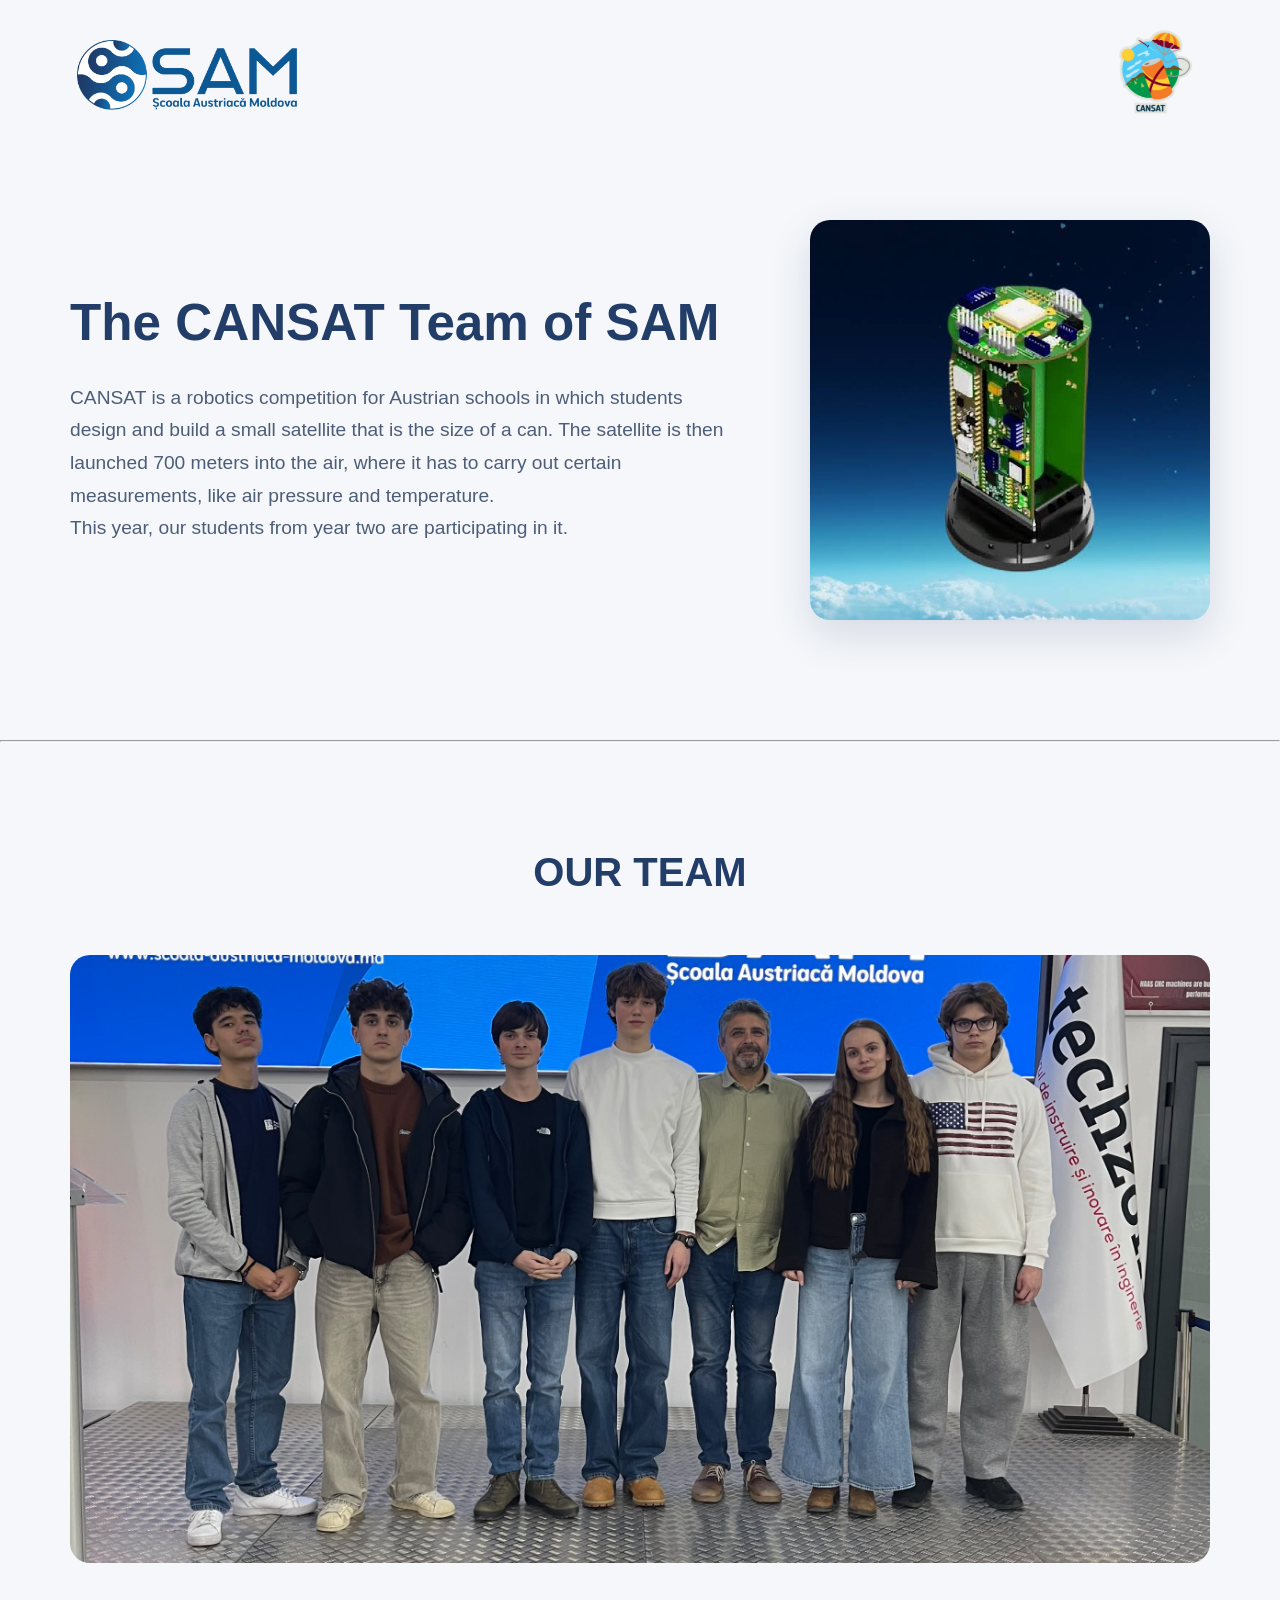
<file: docs/index.html>
<!DOCTYPE html>
<html lang="en">
<head>
    <meta charset="UTF-8">
    <meta name="viewport" content="width=device-width, initial-scale=1.0">
    <title>CANSAT TEAM</title>
    <link rel="stylesheet" href="style.css">
</head>

<body>
    <header class="header">
        <img src="Images/Logos/SamLogo.webp" class="sam-logo" alt="SAM logo">
        <img src="Images/Logos/CanSatLogo.png" class="cansat-logo" alt="CanSat logo">
    </header>

    <main>
        <section class="hero">
            <div class="hero-text">
                <h1>The CANSAT Team of SAM</h1>
                <p> CANSAT is a robotics competition for Austrian schools in which students design and build a small satellite that is the size of a can. The satellite is then launched 700 meters into the air, where it has to carry out certain measurements, like air pressure and temperature. <br>This year, our students from year two are participating in it. </p>
            </div>
            <img src="Images/Logos/CanSatSatelliteEx.jpeg" class="hero-image" alt="CanSat project">
        </section>
        
        <hr><br><br><br><br><br><br>

        <section class="team">
            <h2>OUR TEAM</h2>
            <img src="Images/GroupImageCropped.jpg" alt="Group image" style="width: 100%; height: auto; border-radius: 20px;">
        </section>

    </main>

</body>
</html>
</file>
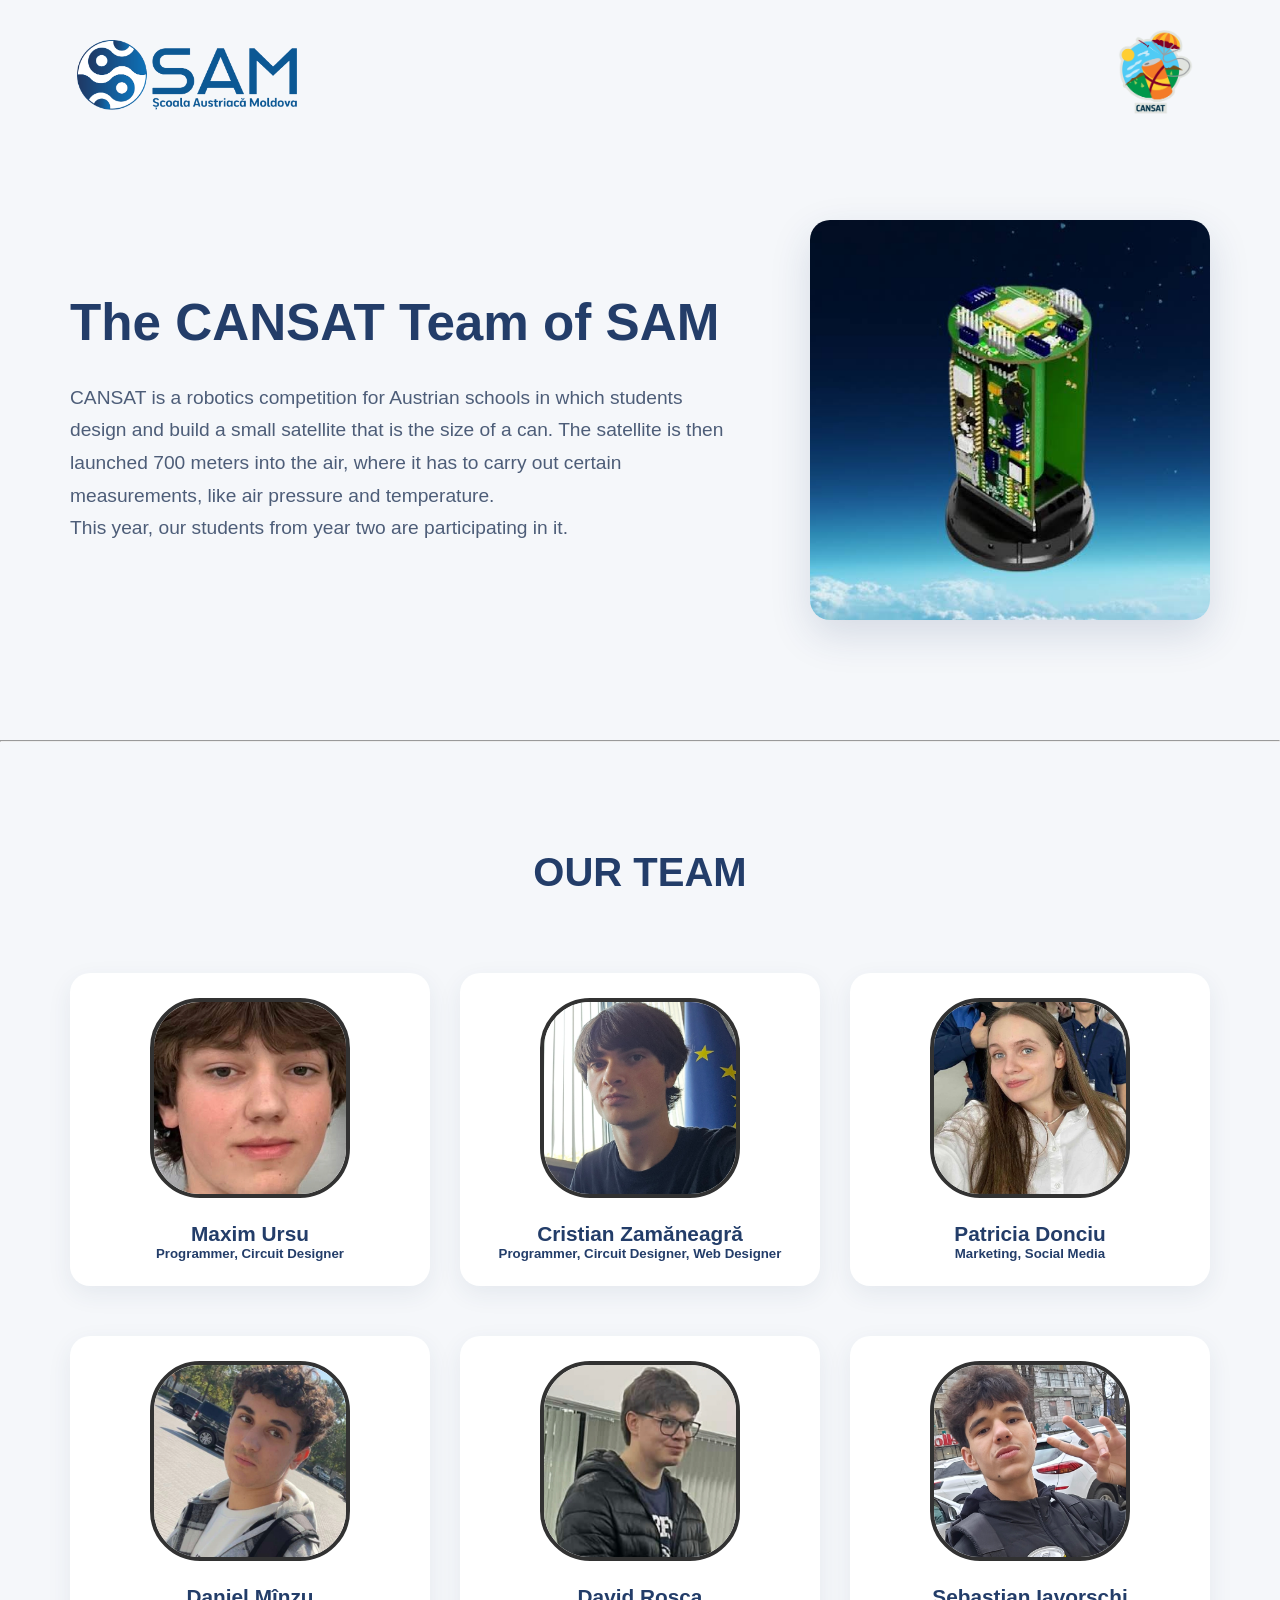
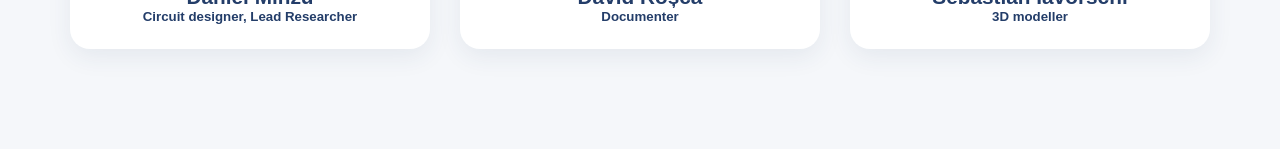
<file: Website/index.html>
<!DOCTYPE html>
<html lang="en">
<head>
    <meta charset="UTF-8">
    <meta name="viewport" content="width=device-width, initial-scale=1.0">
    <title>CANSAT TEAM</title>
    <link rel="stylesheet" href="style.css">
</head>

<body>
    <header class="header">
        <img src="Images/Logos/SamLogo.webp" class="sam-logo" alt="SAM logo">
        <img src="Images/Logos/CanSatLogo.png" class="cansat-logo" alt="CanSat logo">
    </header>

    <main>
        <section class="hero">
            <div class="hero-text">
                <h1>The CANSAT Team of SAM</h1>
                <p> CANSAT is a robotics competition for Austrian schools in which students design and build a small satellite that is the size of a can. The satellite is then launched 700 meters into the air, where it has to carry out certain measurements, like air pressure and temperature. <br>This year, our students from year two are participating in it. </p>
            </div>
            <img src="Images/Logos/CanSatSatelliteEx.jpeg" class="hero-image" alt="CanSat project">
        </section>
        
        <hr><br><br><br><br><br><br>

        <section class="team">
            <h2>OUR TEAM</h2><br>
            <div class="grid-container">
                <div class="grid-item">
                    <img src="Images/Participants/Maxim.jpg" alt="Maxim Ursu">
                    <h3>Maxim Ursu</h3>
                    <h5>Programmer, Circuit Designer</h5>
                </div>
                <div class="grid-item">
                    <img src="Images/Participants/Cristi.png" alt="Cristian Zamaneagra">
                    <h3>Cristian Zamăneagră</h3>
                    <h5>Programmer, Circuit Designer, Web Designer</h5>
                </div>
                <div class="grid-item">
                    <img src="Images/Participants/Patricia.png" alt="Patricia Donciu">
                    <h3>Patricia Donciu</h3>
                    <h5>Marketing, Social Media</h5>
                </div>
                <div class="grid-item">
                    <img src="Images/Participants/Minzu.png" alt="Daniel Mînzu">
                    <h3>Daniel Mînzu</h3>
                    <h5>Circuit designer, Lead Researcher</h5>
                </div>
                <div class="grid-item">
                    <img src="Images/Participants/David.png" alt="David Roșca">
                    <h3>David Roșca</h3>
                    <h5>Documenter</h5>
                </div>
                <div class="grid-item">
                    <img src="Images/Participants/Sebastian.png" alt="Sebastian Iavorschi">
                    <h3>Sebastian Iavorschi</h3>
                    <h5>3D modeller</h5>
                </div>
            </div>
        </section>

    </main>

</body>
</html>
</file>
<file: docs/style.css>
* {
    box-sizing: border-box;
    margin: 0;
    padding: 0;
}

body {
    font-family: Helvetica;
    background: #f5f7fa;
    color: #233d69;
}


.header {
    width: 100%;
    padding: 25px 6%;

    display: flex;
    justify-content: space-between;
    align-items: center;
}

.sam-logo {
    width: 220px;
    max-width: 35%;
}

.cansat-logo {
    width: 100px;
    max-width: 15%;
}


.hero {
    max-width: 1200px;
    margin: 70px auto 120px;
    padding: 0 30px;

    display: flex;
    align-items: center;
    gap: 70px;
}

.hero-text {
    flex: 1;
}

.hero h1 {
    font-size: clamp(2rem, 4vw, 3.5rem);
    line-height: 1.1;
    margin-bottom: 30px;
}

.hero p {
    font-size: 1.2rem;
    line-height: 1.7;
    color: #4d5d78;
}

.hero-image {
    width: 400px;
    max-width: 45%;
    border-radius: 20px;
    box-shadow: 0 15px 40px rgba(35, 61, 105, 0.15);
}

.team {
    max-width: 1200px;
    margin: 0 auto;
    padding: 0 30px 100px;
}

.team h2 {
    text-align: center;
    font-size: 2.5rem;
    margin-bottom: 60px;
}


.grid-container {
    display: grid;
    grid-template-columns: repeat(3, 1fr);
    gap: 50px 30px;
}

.grid-item {
    text-align: center;
    background: white;
    padding: 25px;
    border-radius: 20px;
    box-shadow: 0 8px 25px rgba(35, 61, 105, 0.08);
}

.grid-item img {
    width: 200px;
    height: 200px;
    max-width: 100%;
    object-fit: cover;
    border-radius: 25%;
    border: 4px solid rgb(50, 50, 50);
    margin-bottom: 20px;
}

.grid-item h3 {
    font-size: 1.3rem;
    color: #233d69;
}


/* TABLETA */
@media (max-width: 900px) {

    .hero {
        gap: 40px;
    }

    .grid-container {
        grid-template-columns: repeat(2, 1fr);
    }

}


/* TELIK */
@media (max-width: 600px) {

    .header {
        padding: 20px;
    }

    .sam-logo {
        width: 160px;
    }

    .cansat-logo {
        width: 70px;
    }

    .hero {
        flex-direction: column;
        text-align: center;

        margin-top: 40px;
        margin-bottom: 80px;
    }

    .hero-image {
        max-width: 100%;
        width: 350px;
    }

    .hero p {
        font-size: 1rem;
    }

    .team h2 {
        font-size: 2rem;
        margin-bottom: 40px;
    }

    .grid-container {
        grid-template-columns: 1fr;
        gap: 25px;
    }

}
</file>
<file: Website/style.css>
* {
    box-sizing: border-box;
    margin: 0;
    padding: 0;
}

body {
    font-family: Helvetica;
    background: #f5f7fa;
    color: #233d69;
}


.header {
    width: 100%;
    padding: 25px 6%;

    display: flex;
    justify-content: space-between;
    align-items: center;
}

.sam-logo {
    width: 220px;
    max-width: 35%;
}

.cansat-logo {
    width: 100px;
    max-width: 15%;
}


.hero {
    max-width: 1200px;
    margin: 70px auto 120px;
    padding: 0 30px;

    display: flex;
    align-items: center;
    gap: 70px;
}

.hero-text {
    flex: 1;
}

.hero h1 {
    font-size: clamp(2rem, 4vw, 3.5rem);
    line-height: 1.1;
    margin-bottom: 30px;
}

.hero p {
    font-size: 1.2rem;
    line-height: 1.7;
    color: #4d5d78;
}

.hero-image {
    width: 400px;
    max-width: 45%;
    border-radius: 20px;
    box-shadow: 0 15px 40px rgba(35, 61, 105, 0.15);
}

.team {
    max-width: 1200px;
    margin: 0 auto;
    padding: 0 30px 100px;
}

.team h2 {
    text-align: center;
    font-size: 2.5rem;
    margin-bottom: 60px;
}


.grid-container {
    display: grid;
    grid-template-columns: repeat(3, 1fr);
    gap: 50px 30px;
}

.grid-item {
    text-align: center;
    background: white;
    padding: 25px;
    border-radius: 20px;
    box-shadow: 0 8px 25px rgba(35, 61, 105, 0.08);
}

.grid-item img {
    width: 200px;
    height: 200px;
    max-width: 100%;
    object-fit: cover;
    border-radius: 25%;
    border: 4px solid rgb(50, 50, 50);
    margin-bottom: 20px;
}

.grid-item h3 {
    font-size: 1.3rem;
    color: #233d69;
}


/* TABLETA */
@media (max-width: 900px) {

    .hero {
        gap: 40px;
    }

    .grid-container {
        grid-template-columns: repeat(2, 1fr);
    }

}


/* TELIK */
@media (max-width: 600px) {

    .header {
        padding: 20px;
    }

    .sam-logo {
        width: 160px;
    }

    .cansat-logo {
        width: 70px;
    }

    .hero {
        flex-direction: column;
        text-align: center;

        margin-top: 40px;
        margin-bottom: 80px;
    }

    .hero-image {
        max-width: 100%;
        width: 350px;
    }

    .hero p {
        font-size: 1rem;
    }

    .team h2 {
        font-size: 2rem;
        margin-bottom: 40px;
    }

    .grid-container {
        grid-template-columns: 1fr;
        gap: 25px;
    }

}
</file>
